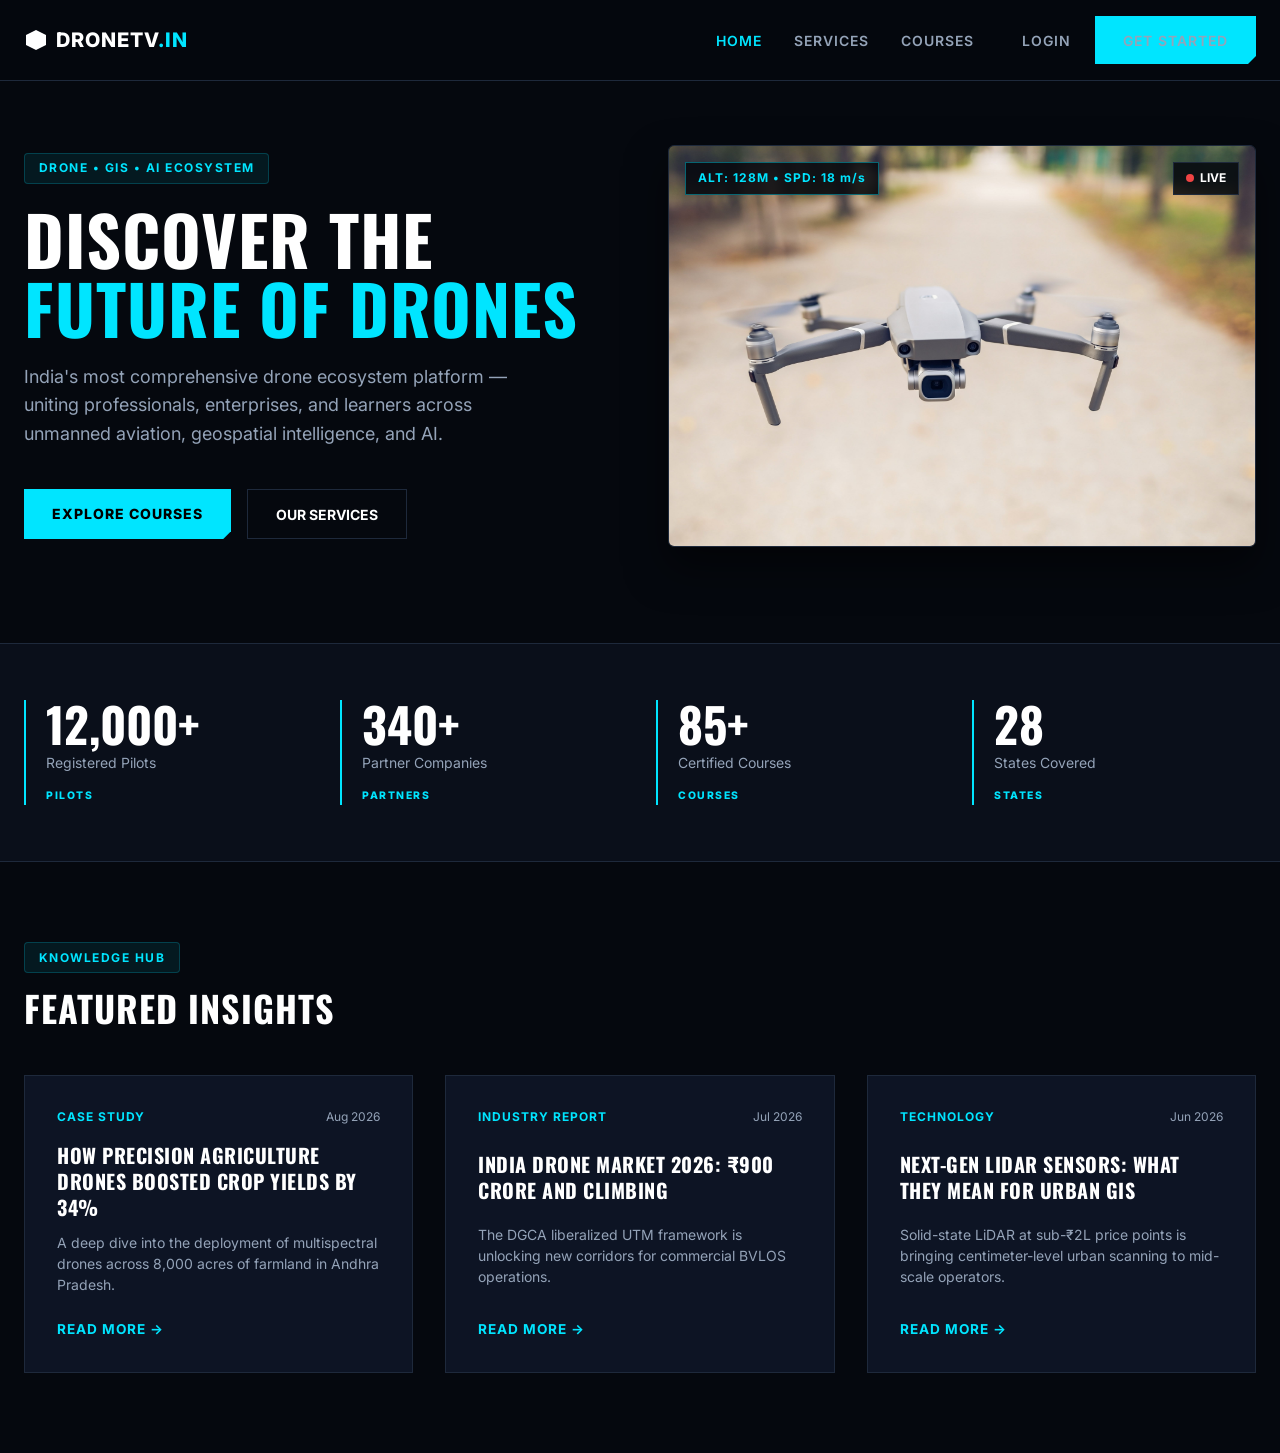
<file: Index.html>
<!DOCTYPE html>
<html lang="en">
<head>
  <meta charset="UTF-8">
  <meta name="viewport" content="width=device-width, initial-scale=1.0">
  <title>DroneTV - Discover The Future Of Drones</title>
  <link rel="stylesheet" href="style.css">
</head>
<body>

  <!-- Navigation Bar -->
  <header class="site-header">
    <div class="container nav-wrapper">
      <a href="index.html" class="brand-logo">
        <svg class="hexagon-icon" viewBox="0 0 24 24" width="24" height="24"><path fill="currentColor" d="M12 2L2 7v10l10 5l10-5V7L12 2z"/></svg>
        <span>DRONETV<span>.IN</span></span>
      </a>

      <button class="mobile-toggle" id="menuToggle" aria-label="Toggle Navigation">
        <span class="bar"></span>
        <span class="bar"></span>
        <span class="bar"></span>
      </button>

      <nav class="nav-links" id="navLinks">
        <a href="index.html" class="active">HOME</a>
        <a href="services.html">SERVICES</a>
        <a href="courses.html">COURSES</a>
        <div class="nav-auth">
          <a href="login.html" class="link-login">LOGIN</a>
          <a href="login.html" class="btn-cyan">GET STARTED</a>
        </div>
      </nav>
    </div>
  </header>

  <main>
    <!-- Hero Section -->
    <section class="hero-section">
      <div class="container hero-grid">
        <div class="hero-content">
          <span class="badge-pill">DRONE &bull; GIS &bull; AI ECOSYSTEM</span>
          <h1>DISCOVER THE <span class="cyan-text">FUTURE OF DRONES</span></h1>
          <p>India's most comprehensive drone ecosystem platform — uniting professionals, enterprises, and learners across unmanned aviation, geospatial intelligence, and AI.</p>
          <div class="btn-group">
            <a href="courses.html" class="btn-cyan">EXPLORE COURSES</a>
            <a href="services.html" class="btn-outline">OUR SERVICES</a>
          </div>
        </div>
        <div class="hero-media">
          <img src="assets/drone-hero.jpg" alt="Drone Flight Telemetry" class="drone-img">
          <div class="telemetry-tag">
            <span class="dot"></span> ALT: 128M &bull; SPD: 18 m/s
          </div>
          <div class="live-tag">
            <span class="dot-red"></span> LIVE
          </div>
        </div>
      </div>
    </section>

    <!-- Impact Stats Bar -->
    <section class="stats-section">
      <div class="container stats-grid">
        <div class="stat-item">
          <h2>12,000+</h2>
          <p class="stat-title">Registered Pilots</p>
          <span class="stat-tag">PILOTS</span>
        </div>
        <div class="stat-item">
          <h2>340+</h2>
          <p class="stat-title">Partner Companies</p>
          <span class="stat-tag">PARTNERS</span>
        </div>
        <div class="stat-item">
          <h2>85+</h2>
          <p class="stat-title">Certified Courses</p>
          <span class="stat-tag">COURSES</span>
        </div>
        <div class="stat-item">
          <h2>28</h2>
          <p class="stat-title">States Covered</p>
          <span class="stat-tag">STATES</span>
        </div>
      </div>
    </section>

    <!-- Knowledge Hub / Featured Insights -->
    <section class="insights-section">
      <div class="container">
        <span class="badge-pill">KNOWLEDGE HUB</span>
        <h2 class="section-heading">FEATURED INSIGHTS</h2>
        
        <div class="cards-grid">
          <article class="insight-card">
            <div class="card-meta">
              <span class="card-category">CASE STUDY</span>
              <span class="card-date">Aug 2026</span>
            </div>
            <h3>HOW PRECISION AGRICULTURE DRONES BOOSTED CROP YIELDS BY 34%</h3>
            <p>A deep dive into the deployment of multispectral drones across 8,000 acres of farmland in Andhra Pradesh.</p>
            <a href="#" class="read-more">READ MORE &rarr;</a>
          </article>

          <article class="insight-card">
            <div class="card-meta">
              <span class="card-category">INDUSTRY REPORT</span>
              <span class="card-date">Jul 2026</span>
            </div>
            <h3>INDIA DRONE MARKET 2026: ₹900 CRORE AND CLIMBING</h3>
            <p>The DGCA liberalized UTM framework is unlocking new corridors for commercial BVLOS operations.</p>
            <a href="#" class="read-more">READ MORE &rarr;</a>
          </article>

          <article class="insight-card">
            <div class="card-meta">
              <span class="card-category">TECHNOLOGY</span>
              <span class="card-date">Jun 2026</span>
            </div>
            <h3>NEXT-GEN LIDAR SENSORS: WHAT THEY MEAN FOR URBAN GIS</h3>
            <p>Solid-state LiDAR at sub-₹2L price points is bringing centimeter-level urban scanning to mid-scale operators.</p>
            <a href="#" class="read-more">READ MORE &rarr;</a>
          </article>
        </div>
      </div>
    </section>
  </main>

  <script src="main.js"></script>
</body>
</html>
</file>
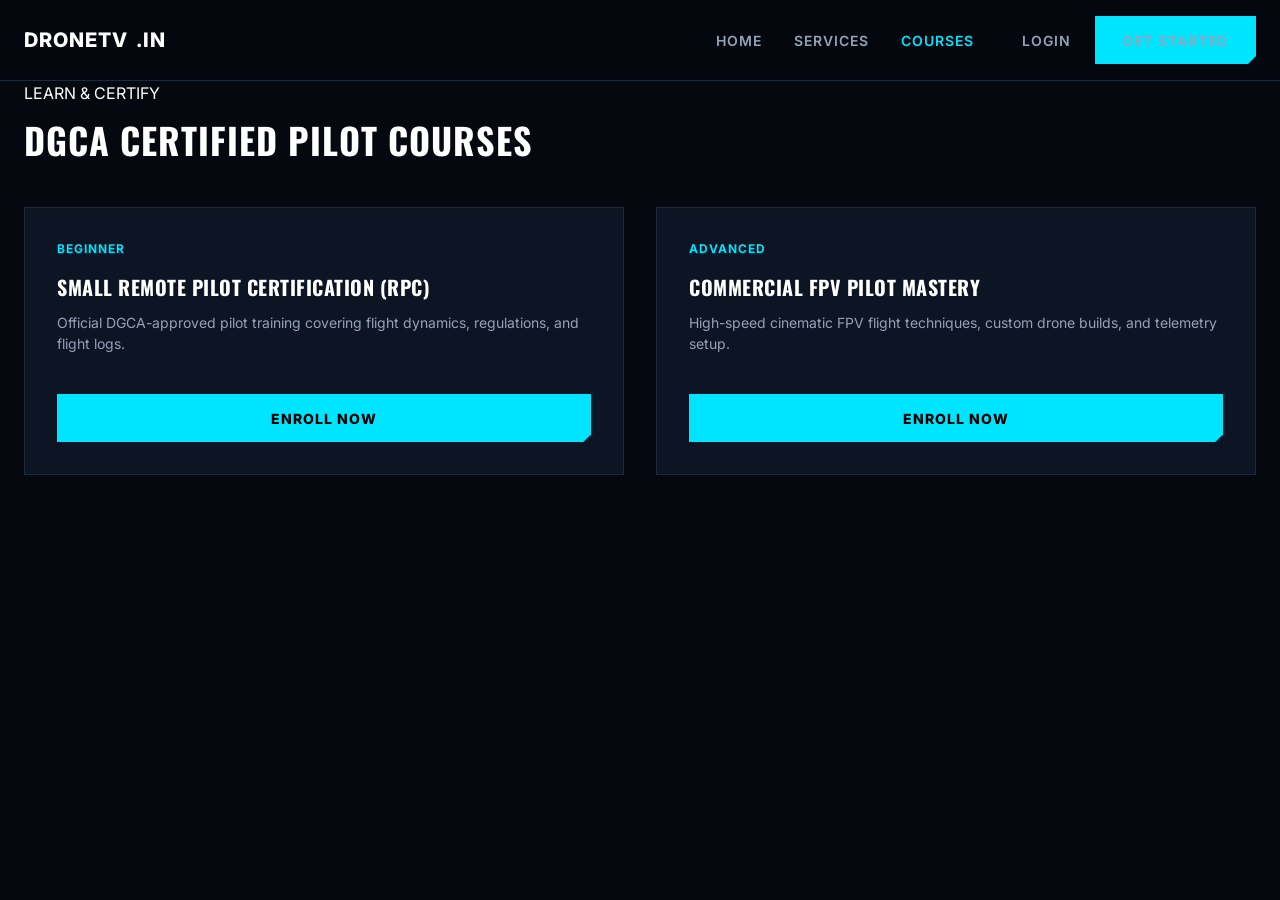
<file: courses.html>
<!DOCTYPE html>
<html lang="en">
<head>
  <meta charset="UTF-8">
  <meta name="viewport" content="width=device-width, initial-scale=1.0">
  <title>DroneTV - Training & Certification</title>
  <link rel="stylesheet" href="style.css">
</head>
<body>
  <header class="site-header">
    <div class="container nav-wrapper">
      <a href="index.html" class="brand-logo">DRONETV<span>.IN</span></a>
      <nav class="nav-links">
        <a href="index.html">HOME</a>
        <a href="services.html">SERVICES</a>
        <a href="courses.html" class="active">COURSES</a>
        <div class="nav-auth">
          <a href="login.html" class="link-login">LOGIN</a>
          <a href="login.html" class="btn-cyan">GET STARTED</a>
        </div>
      </nav>
    </div>
  </header>

  <main class="container page-content">
    <span class="badge">LEARN & CERTIFY</span>
    <h1 class="section-heading">DGCA CERTIFIED PILOT COURSES</h1>
    <div class="cards-grid">
      <article class="insight-card">
        <div class="card-meta"><span class="card-category">BEGINNER</span></div>
        <h3>SMALL REMOTE PILOT CERTIFICATION (RPC)</h3>
        <p>Official DGCA-approved pilot training covering flight dynamics, regulations, and flight logs.</p>
        <a href="login.html" class="btn-cyan" style="margin-top:1rem; text-align:center;">ENROLL NOW</a>
      </article>
      <article class="insight-card">
        <div class="card-meta"><span class="card-category">ADVANCED</span></div>
        <h3>COMMERCIAL FPV PILOT MASTERY</h3>
        <p>High-speed cinematic FPV flight techniques, custom drone builds, and telemetry setup.</p>
        <a href="login.html" class="btn-cyan" style="margin-top:1rem; text-align:center;">ENROLL NOW</a>
      </article>
    </div>
  </main>
  <script src="main.js"></script>
</body>
</html>
</file>
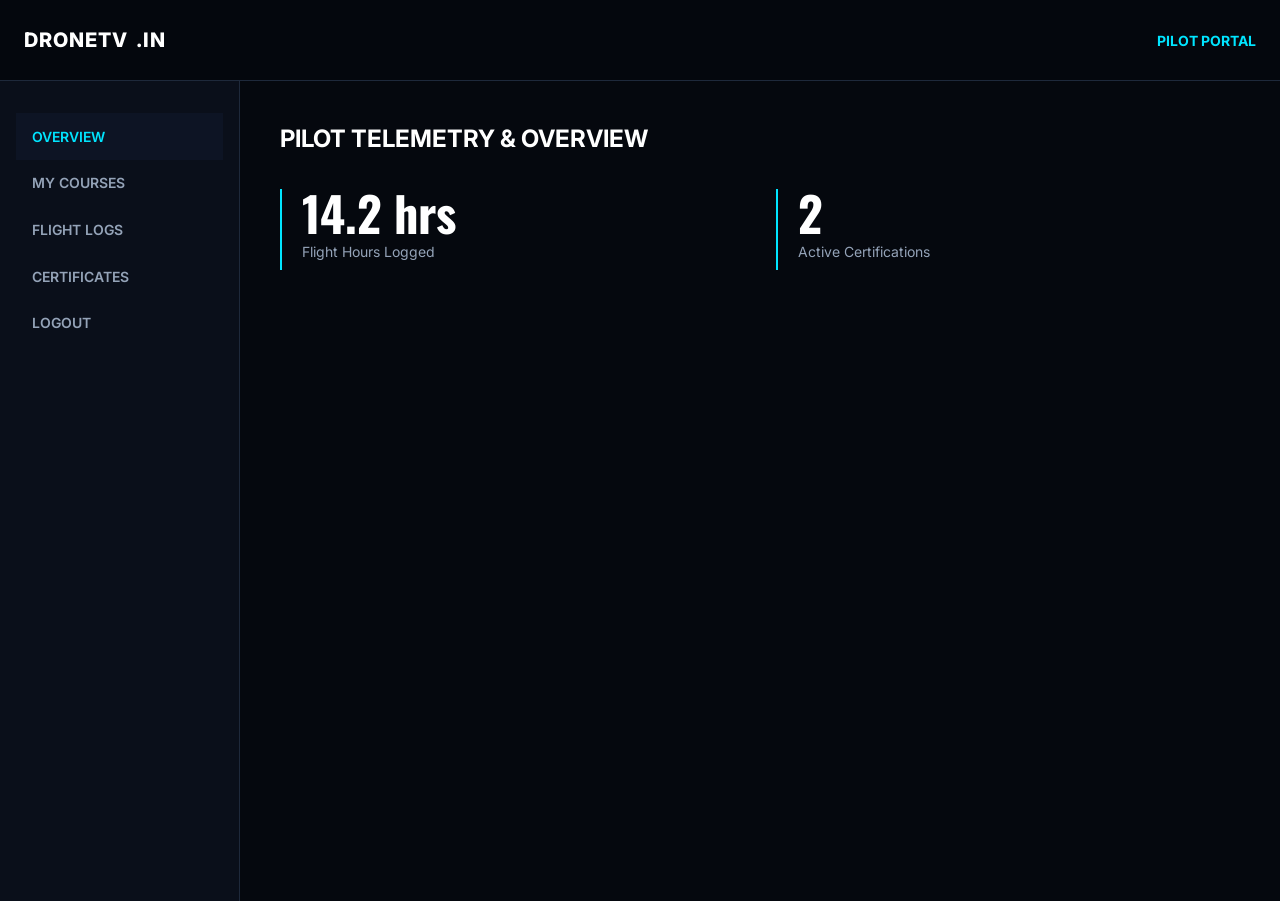
<file: dashboard.html>
<!DOCTYPE html>
<html lang="en">
<head>
  <meta charset="UTF-8">
  <meta name="viewport" content="width=device-width, initial-scale=1.0">
  <title>DroneTV - Pilot Dashboard</title>
  <link rel="stylesheet" href="style.css">
  <style>
    .dashboard-layout { display: grid; grid-template-columns: 240px 1fr; min-height: calc(100vh - 80px); }
    .sidebar { background: var(--bg-surface); border-right: 1px solid var(--border-color); padding: 2rem 1rem; }
    .sidebar-menu { list-style: none; }
    .sidebar-menu li a { display: block; padding: 0.8rem 1rem; color: var(--text-muted); text-decoration: none; font-weight: 600; font-size: 0.875rem; }
    .sidebar-menu li a.active, .sidebar-menu li a:hover { color: var(--cyan-primary); background: var(--bg-card); }
    .main-dash { padding: 2.5rem; }
  </style>
</head>
<body>
  <header class="site-header">
    <div class="container nav-wrapper">
      <a href="index.html" class="brand-logo">DRONETV<span>.IN</span></a>
      <span style="color: var(--cyan-primary); font-size: 0.875rem; font-weight: 700;">PILOT PORTAL</span>
    </div>
  </header>

  <div class="dashboard-layout">
    <aside class="sidebar">
      <ul class="sidebar-menu">
        <li><a href="#" class="active">OVERVIEW</a></li>
        <li><a href="#">MY COURSES</a></li>
        <li><a href="#">FLIGHT LOGS</a></li>
        <li><a href="#">CERTIFICATES</a></li>
        <li><a href="index.html">LOGOUT</a></li>
      </ul>
    </aside>

    <main class="main-dash">
      <h2>PILOT TELEMETRY & OVERVIEW</h2>
      <div class="stats-grid" style="padding: 2rem 0;">
        <div class="stat-item">
          <h2>14.2 hrs</h2>
          <p class="stat-title">Flight Hours Logged</p>
        </div>
        <div class="stat-item">
          <h2>2</h2>
          <p class="stat-title">Active Certifications</p>
        </div>
      </div>
    </main>
  </div>
  <script src="main.js"></script>
</body>
</html>
</file>
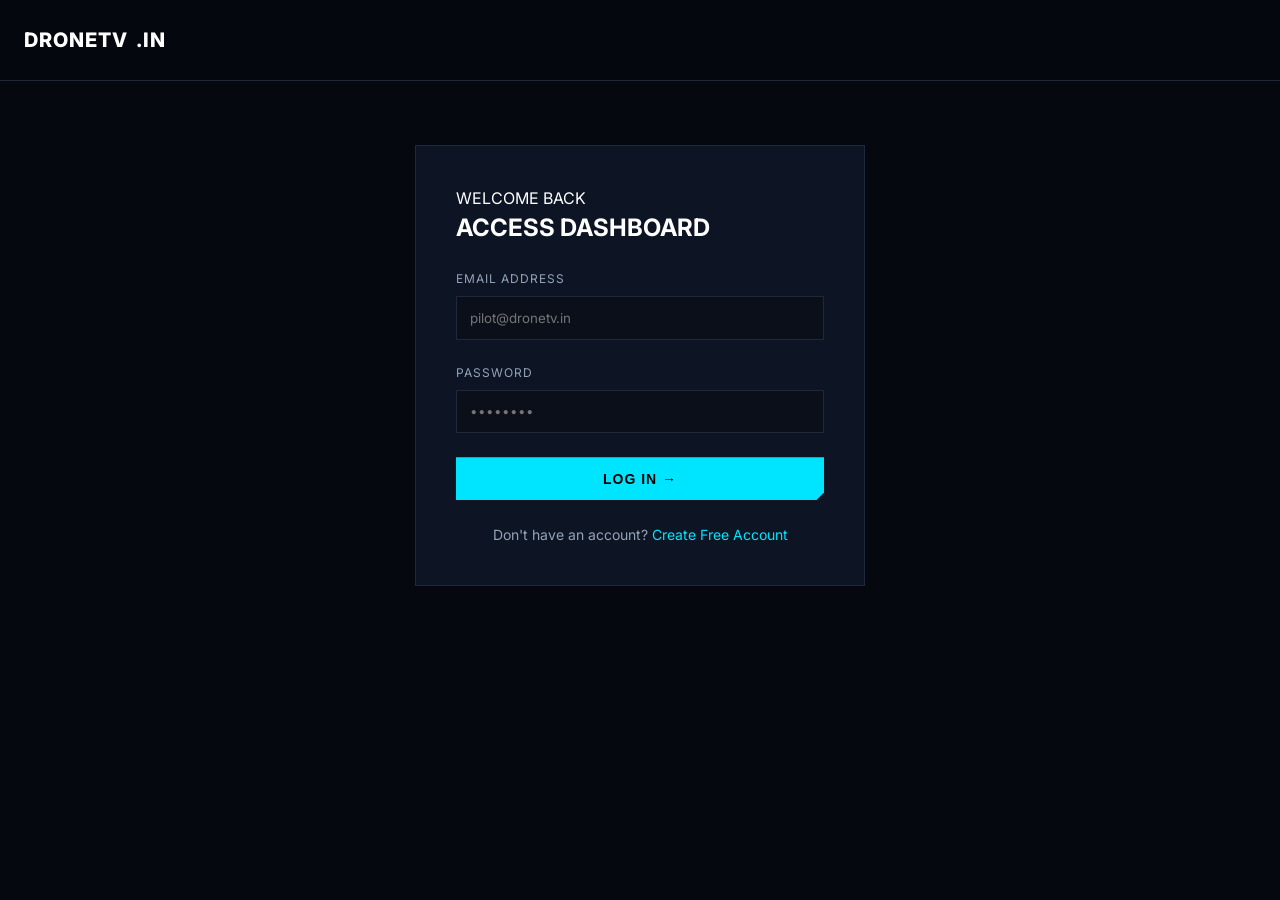
<file: login.html>
<!DOCTYPE html>
<html lang="en">
<head>
  <meta charset="UTF-8">
  <meta name="viewport" content="width=device-width, initial-scale=1.0">
  <title>DroneTV - Pilot Portal Access</title>
  <link rel="stylesheet" href="style.css">
  <style>
    .auth-container { max-width: 450px; margin: 4rem auto; background: var(--bg-card); padding: 2.5rem; border: 1px solid var(--border-color); }
    .form-group { margin-bottom: 1.5rem; }
    .form-group label { display: block; font-size: 0.75rem; color: var(--text-muted); margin-bottom: 0.5rem; letter-spacing: 1px; }
    .form-group input { width: 100%; padding: 0.8rem; background: var(--bg-surface); border: 1px solid var(--border-color); color: #fff; font-family: inherit; }
    .form-group input:focus { border-color: var(--cyan-primary); outline: none; }
  </style>
</head>
<body>
  <header class="site-header">
    <div class="container nav-wrapper">
      <a href="index.html" class="brand-logo">DRONETV<span>.IN</span></a>
    </div>
  </header>

  <main class="container">
    <div class="auth-container">
      <span class="badge" id="authBadge">WELCOME BACK</span>
      <h2 id="authTitle" style="margin-bottom: 1.5rem;">ACCESS DASHBOARD</h2>
      
      <form id="authForm">
        <div class="form-group" id="nameGroup" style="display: none;">
          <label>FULL NAME</label>
          <input type="text" id="fullNameInput" placeholder="Arjun Sharma">
        </div>
        <div class="form-group">
          <label>EMAIL ADDRESS</label>
          <input type="email" id="emailInput" placeholder="pilot@dronetv.in" required>
        </div>
        <div class="form-group">
          <label>PASSWORD</label>
          <input type="password" id="passwordInput" placeholder="••••••••" required>
        </div>
        <button type="submit" class="btn-cyan" style="width: 100%; cursor: pointer;" id="submitBtn">LOG IN &rarr;</button>
      </form>

      <p style="text-align: center; margin-top: 1.5rem; font-size: 0.875rem; color: var(--text-muted);">
        <span id="toggleText">Don't have an account?</span> 
        <a href="#" id="toggleAuthMode" style="color: var(--cyan-primary); text-decoration: none;">Create Free Account</a>
      </p>
    </div>
  </main>
  <script src="main.js"></script>
</body>
</html>
</file>
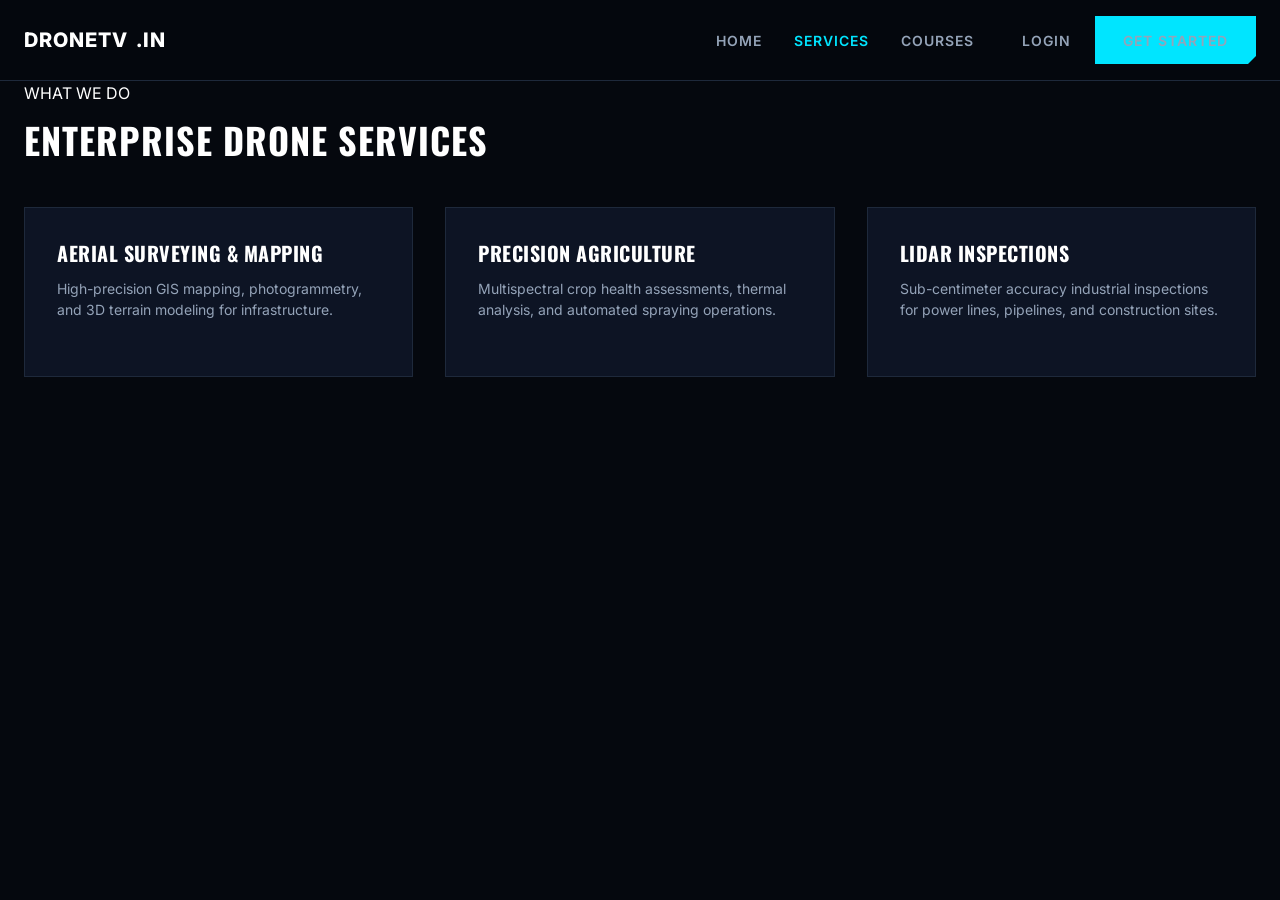
<file: services.html>
<!DOCTYPE html>
<html lang="en">
<head>
  <meta charset="UTF-8">
  <meta name="viewport" content="width=device-width, initial-scale=1.0">
  <title>DroneTV - Our Services</title>
  <link rel="stylesheet" href="style.css">
</head>
<body>
  <header class="site-header">
    <div class="container nav-wrapper">
      <a href="index.html" class="brand-logo">DRONETV<span>.IN</span></a>
      <nav class="nav-links">
        <a href="index.html">HOME</a>
        <a href="services.html" class="active">SERVICES</a>
        <a href="courses.html">COURSES</a>
        <div class="nav-auth">
          <a href="login.html" class="link-login">LOGIN</a>
          <a href="login.html" class="btn-cyan">GET STARTED</a>
        </div>
      </nav>
    </div>
  </header>

  <main class="container page-content">
    <span class="badge">WHAT WE DO</span>
    <h1 class="section-heading">ENTERPRISE DRONE SERVICES</h1>
    <div class="cards-grid">
      <article class="insight-card">
        <h3>AERIAL SURVEYING & MAPPING</h3>
        <p>High-precision GIS mapping, photogrammetry, and 3D terrain modeling for infrastructure.</p>
      </article>
      <article class="insight-card">
        <h3>PRECISION AGRICULTURE</h3>
        <p>Multispectral crop health assessments, thermal analysis, and automated spraying operations.</p>
      </article>
      <article class="insight-card">
        <h3>LIDAR INSPECTIONS</h3>
        <p>Sub-centimeter accuracy industrial inspections for power lines, pipelines, and construction sites.</p>
      </article>
    </div>
  </main>
  <script src="main.js"></script>
</body>
</html>
</file>
<file: style.css>
@import url('https://fonts.googleapis.com/css2?family=Oswald:wght@600;700&family=Inter:wght@400;500;600;700&display=swap');

/* Color Variables & Base Styles */
:root {
  --bg-dark: #05080e;
  --bg-surface: #0a0f1a;
  --bg-card: #0d1424;
  --cyan-primary: #00e5ff;
  --cyan-hover: #00b8cc;
  --text-main: #ffffff;
  --text-muted: #94a3b8;
  --border-color: #1e293b;
  --font-heading: 'Oswald', sans-serif;
  --font-body: 'Inter', system-ui, -apple-system, sans-serif;
}

* {
  margin: 0;
  padding: 0;
  box-sizing: border-box;
}

body {
  background-color: var(--bg-dark);
  color: var(--text-main);
  font-family: var(--font-body);
  line-height: 1.5;
  overflow-x: hidden;
}

.container {
  width: 100%;
  max-width: 1280px;
  margin: 0 auto;
  padding: 0 1.5rem;
}

/* Typography Helpers */
.cyan-text {
  color: var(--cyan-primary);
}

.badge-pill {
  display: inline-block;
  background-color: rgba(0, 229, 255, 0.08);
  color: var(--cyan-primary);
  border: 1px solid rgba(0, 229, 255, 0.2);
  padding: 0.35rem 0.85rem;
  font-size: 0.75rem;
  font-weight: 700;
  letter-spacing: 1.5px;
  border-radius: 4px;
}

/* Navigation */
.site-header {
  background-color: rgba(5, 8, 14, 0.9);
  border-bottom: 1px solid var(--border-color);
  position: sticky;
  top: 0;
  z-index: 1000;
  backdrop-filter: blur(12px);
}

.nav-wrapper {
  display: flex;
  justify-content: space-between;
  align-items: center;
  height: 80px;
}

.brand-logo {
  display: flex;
  align-items: center;
  gap: 0.5rem;
  font-weight: 800;
  font-size: 1.25rem;
  color: #fff;
  text-decoration: none;
  letter-spacing: 1px;
}

.brand-logo span span { color: var(--cyan-primary); }

.nav-links {
  display: flex;
  align-items: center;
  gap: 2rem;
}

.nav-links a {
  color: var(--text-muted);
  text-decoration: none;
  font-size: 0.875rem;
  font-weight: 600;
  letter-spacing: 1px;
  transition: color 0.2s ease;
}

.nav-links a.active, .nav-links a:hover {
  color: var(--cyan-primary);
}

.nav-auth {
  display: flex;
  align-items: center;
  gap: 1.5rem;
  margin-left: 1rem;
}

/* Buttons */
.btn-cyan {
  background-color: var(--cyan-primary);
  color: #000;
  padding: 0.85rem 1.75rem;
  font-weight: 800;
  font-size: 0.875rem;
  letter-spacing: 1px;
  text-decoration: none;
  border: none;
  display: inline-block;
  clip-path: polygon(0 0, 100% 0, 100% calc(100% - 8px), calc(100% - 8px) 100%, 0 100%);
  transition: background-color 0.2s ease;
}

.btn-cyan:hover { background-color: var(--cyan-hover); }

.btn-outline {
  border: 1px solid var(--border-color);
  color: var(--text-main);
  padding: 0.85rem 1.75rem;
  font-weight: 700;
  font-size: 0.875rem;
  text-decoration: none;
  display: inline-block;
  transition: border-color 0.2s, color 0.2s;
}

.btn-outline:hover { 
  border-color: var(--cyan-primary);
  color: var(--cyan-primary);
}

/* Hero Section Layout */
.hero-section {
  padding: 4rem 0 6rem 0;
}

.hero-grid {
  display: grid;
  grid-template-columns: 1fr 1fr;
  gap: 3.5rem;
  align-items: center;
}

.hero-content h1 {
  font-family: var(--font-heading);
  font-size: 4.25rem;
  line-height: 1.02;
  letter-spacing: 1px;
  text-transform: uppercase;
  margin: 1.25rem 0;
}

.hero-content p {
  color: var(--text-muted);
  font-size: 1.125rem;
  line-height: 1.6;
  margin-bottom: 2.5rem;
  max-width: 520px;
}

.btn-group {
  display: flex;
  gap: 1rem;
}

/* Hero Media Overlay */
.hero-media {
  position: relative;
  width: 100%;
  border-radius: 6px;
  overflow: hidden;
  border: 1px solid var(--border-color);
  box-shadow: 0 20px 40px rgba(0,0,0,0.5);
}

.drone-img {
  width: 100%;
  height: 400px;
  object-fit: cover;
  display: block;
}

.telemetry-tag {
  position: absolute;
  top: 16px;
  left: 16px;
  background: rgba(5, 8, 14, 0.85);
  border: 1px solid rgba(0, 229, 255, 0.4);
  color: var(--cyan-primary);
  padding: 0.4rem 0.75rem;
  font-size: 0.75rem;
  font-weight: 700;
  letter-spacing: 1px;
  backdrop-filter: blur(4px);
}

.live-tag {
  position: absolute;
  top: 16px;
  right: 16px;
  background: rgba(5, 8, 14, 0.85);
  border: 1px solid var(--border-color);
  color: #fff;
  padding: 0.4rem 0.75rem;
  font-size: 0.75rem;
  font-weight: 700;
  display: flex;
  align-items: center;
  gap: 6px;
  backdrop-filter: blur(4px);
}

.dot-red {
  width: 8px;
  height: 8px;
  background-color: #ef4444;
  border-radius: 50%;
  display: inline-block;
}

/* Stats Section */
.stats-section {
  border-top: 1px solid var(--border-color);
  border-bottom: 1px solid var(--border-color);
  background-color: var(--bg-surface);
}

.stats-grid {
  display: grid;
  grid-template-columns: repeat(auto-fit, minmax(200px, 1fr));
  gap: 2rem;
  padding: 3.5rem 1.5rem;
}

.stat-item {
  border-left: 2px solid var(--cyan-primary);
  padding-left: 1.25rem;
}

.stat-item h2 {
  font-family: var(--font-heading);
  font-size: 3rem;
  font-weight: 700;
  line-height: 1;
  margin-bottom: 0.25rem;
}

.stat-title {
  color: var(--text-muted);
  font-size: 0.875rem;
  margin-bottom: 0.5rem;
}

.stat-tag {
  font-size: 0.65rem;
  font-weight: 800;
  color: var(--cyan-primary);
  letter-spacing: 1.5px;
}

/* Insights Section */
.insights-section {
  padding: 5rem 0;
}

.section-heading {
  font-family: var(--font-heading);
  font-size: 2.25rem;
  margin-top: 0.5rem;
  letter-spacing: 1px;
}

.cards-grid {
  display: grid;
  grid-template-columns: repeat(auto-fit, minmax(300px, 1fr));
  gap: 2rem;
  margin-top: 2.5rem;
}

.insight-card {
  background-color: var(--bg-card);
  border: 1px solid var(--border-color);
  padding: 2rem;
  display: flex;
  flex-direction: column;
  justify-content: space-between;
  transition: transform 0.2s ease, border-color 0.2s ease;
}

.insight-card:hover {
  transform: translateY(-4px);
  border-color: var(--cyan-primary);
}

.card-meta {
  display: flex;
  justify-content: space-between;
  font-size: 0.75rem;
  margin-bottom: 1rem;
}

.card-category {
  color: var(--cyan-primary);
  font-weight: 700;
  letter-spacing: 1px;
}

.card-date {
  color: var(--text-muted);
}

.insight-card h3 {
  font-family: var(--font-heading);
  font-size: 1.25rem;
  line-height: 1.3;
  letter-spacing: 0.5px;
  margin-bottom: 0.75rem;
}

.insight-card p {
  color: var(--text-muted);
  font-size: 0.875rem;
  margin-bottom: 1.5rem;
}

.read-more {
  color: var(--cyan-primary);
  text-decoration: none;
  font-size: 0.85rem;
  font-weight: 700;
  letter-spacing: 1px;
}

/* Responsive Styles */
.mobile-toggle { display: none; }

@media (max-width: 992px) {
  .hero-grid {
    grid-template-columns: 1fr;
    gap: 2.5rem;
  }
  
  .hero-content h1 {
    font-size: 3.25rem;
  }
}

@media (max-width: 768px) {
  .mobile-toggle {
    display: flex;
    flex-direction: column;
    gap: 5px;
    background: transparent;
    border: none;
    cursor: pointer;
  }
  
  .mobile-toggle .bar {
    width: 25px;
    height: 2px;
    background-color: var(--text-main);
  }

  .nav-links {
    position: fixed;
    top: 80px;
    left: -100%;
    width: 100%;
    height: calc(100vh - 80px);
    background-color: var(--bg-dark);
    flex-direction: column;
    padding: 2rem;
    transition: left 0.3s ease;
  }

  .nav-links.active { left: 0; }
}
</file>
